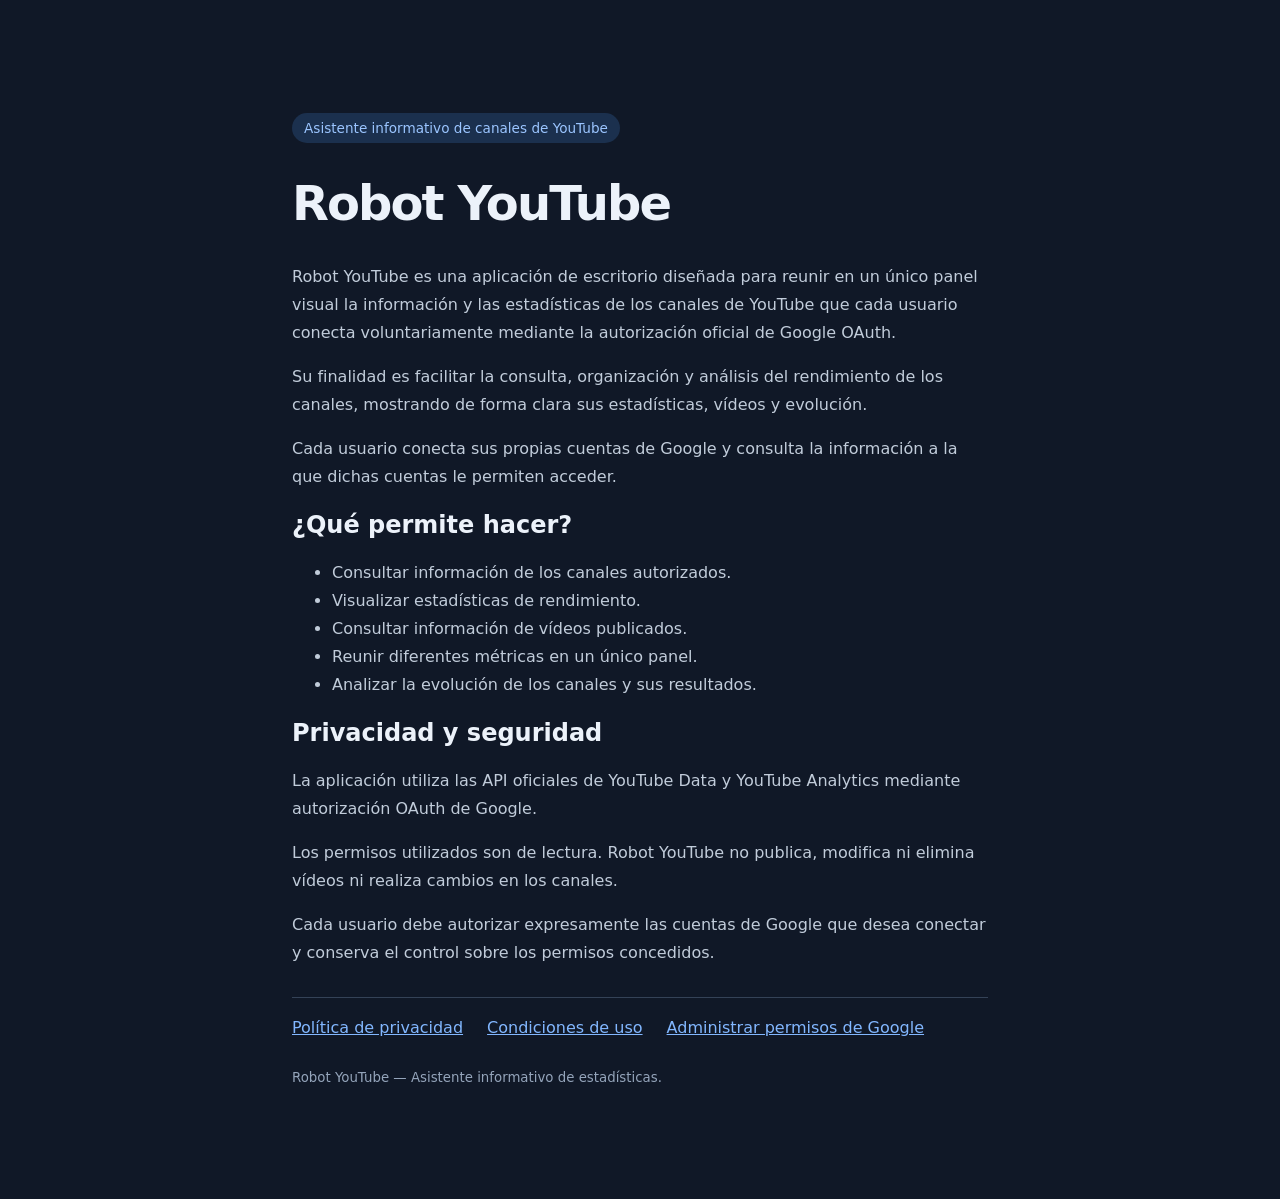
<file: index.html>
<!DOCTYPE html>
<html lang="es">
<head>
  <meta charset="utf-8">
  <meta name="viewport" content="width=device-width,initial-scale=1">
  <title>Robot YouTube — Asistente de estadísticas</title>
  <meta name="description" content="Asistente informativo para consultar y analizar las estadísticas de canales de YouTube autorizados por sus titulares.">
  <meta name="google-site-verification" content="bWwoY2gpAC-HRky9ejJG2U7-_bFkwcdY4-a3js7Ch5o">
  <link rel="stylesheet" href="style.css">
</head>
<body>
<main>
  <span class="tag">Asistente informativo de canales de YouTube</span>

  <h1>Robot YouTube</h1>

  <p>Robot YouTube es una aplicación de escritorio diseñada para reunir en un único panel visual la información y las estadísticas de los canales de YouTube que cada usuario conecta voluntariamente mediante la autorización oficial de Google OAuth.</p>

  <p>Su finalidad es facilitar la consulta, organización y análisis del rendimiento de los canales, mostrando de forma clara sus estadísticas, vídeos y evolución.</p>

  <p>Cada usuario conecta sus propias cuentas de Google y consulta la información a la que dichas cuentas le permiten acceder.</p>

  <h2>¿Qué permite hacer?</h2>

  <ul>
    <li>Consultar información de los canales autorizados.</li>
    <li>Visualizar estadísticas de rendimiento.</li>
    <li>Consultar información de vídeos publicados.</li>
    <li>Reunir diferentes métricas en un único panel.</li>
    <li>Analizar la evolución de los canales y sus resultados.</li>
  </ul>

  <h2>Privacidad y seguridad</h2>

  <p>La aplicación utiliza las API oficiales de YouTube Data y YouTube Analytics mediante autorización OAuth de Google.</p>

  <p>Los permisos utilizados son de lectura. Robot YouTube no publica, modifica ni elimina vídeos ni realiza cambios en los canales.</p>

  <p>Cada usuario debe autorizar expresamente las cuentas de Google que desea conectar y conserva el control sobre los permisos concedidos.</p>

  <nav>
    <a href="privacy.html">Política de privacidad</a>
    <a href="terms.html">Condiciones de uso</a>
    <a href="https://myaccount.google.com/permissions">Administrar permisos de Google</a>
  </nav>

  <small>Robot YouTube — Asistente informativo de estadísticas.</small>
</main>
</body>
</html>
</file>
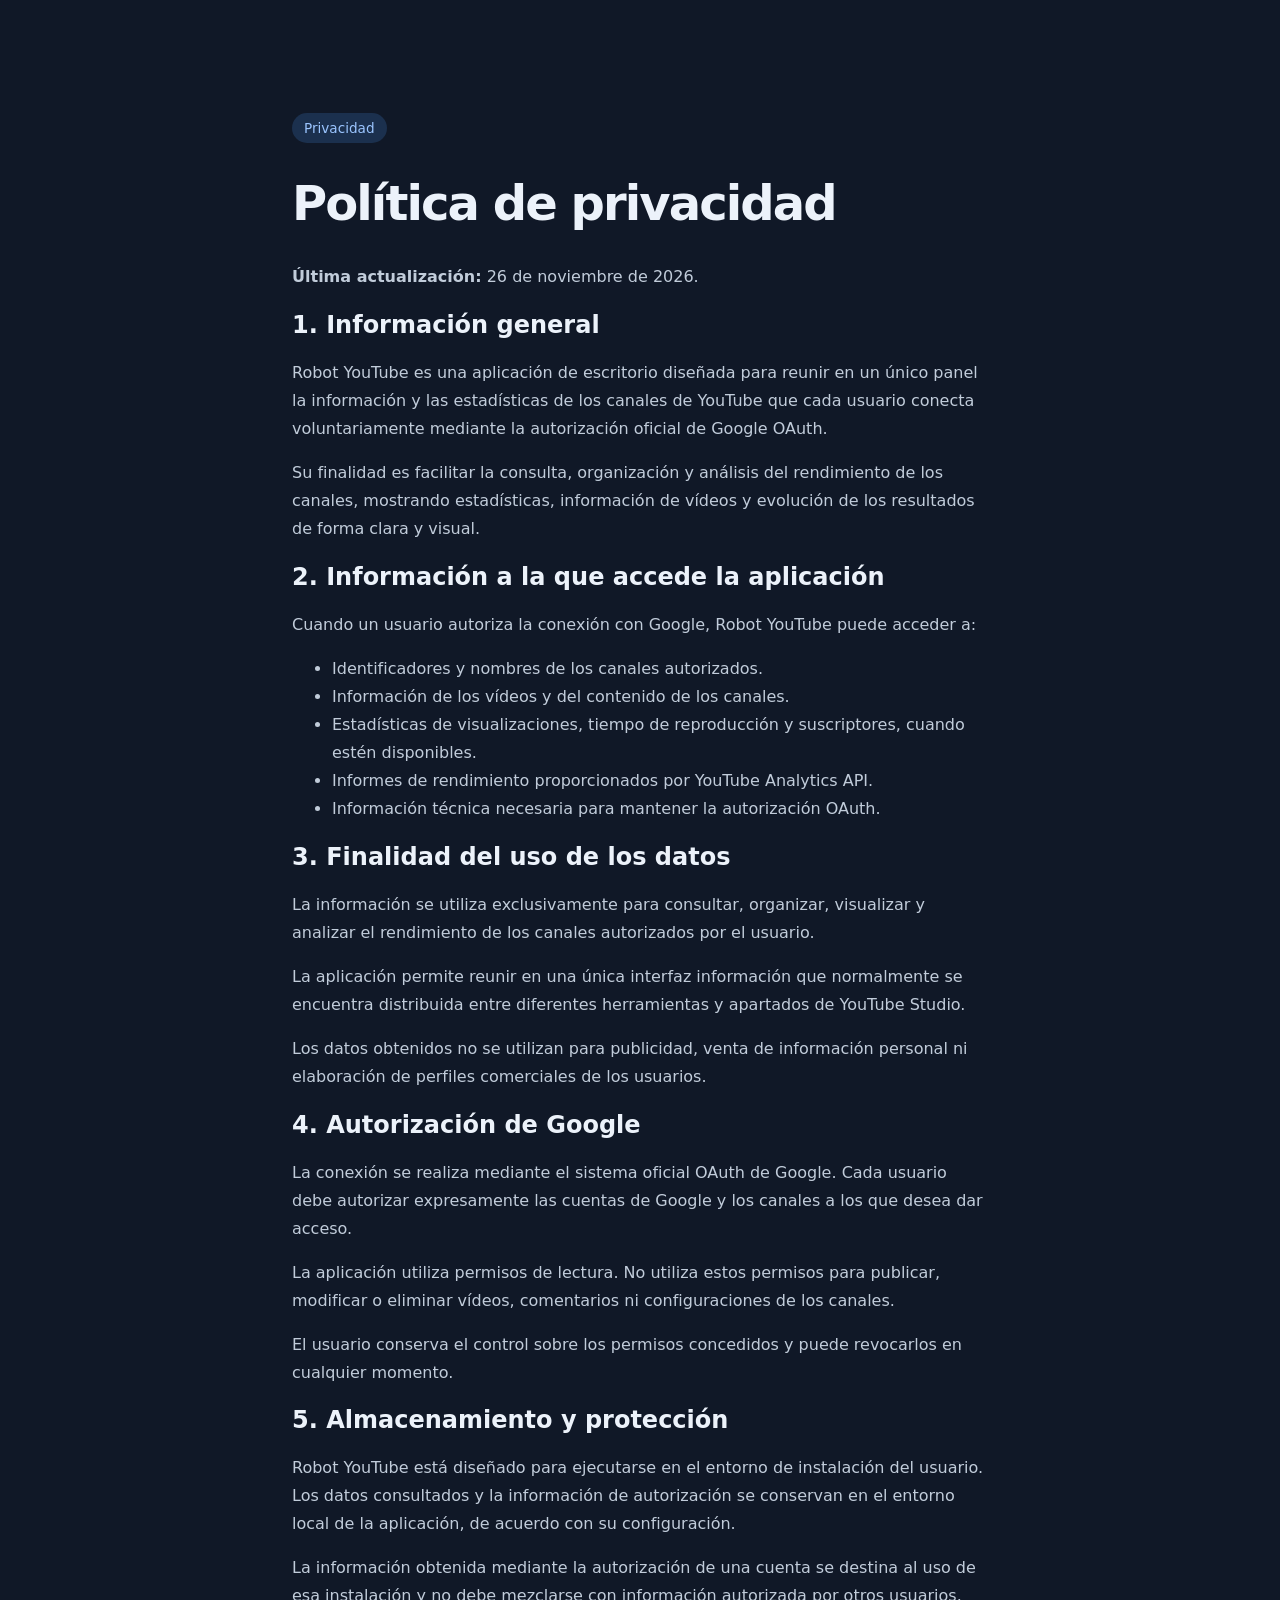
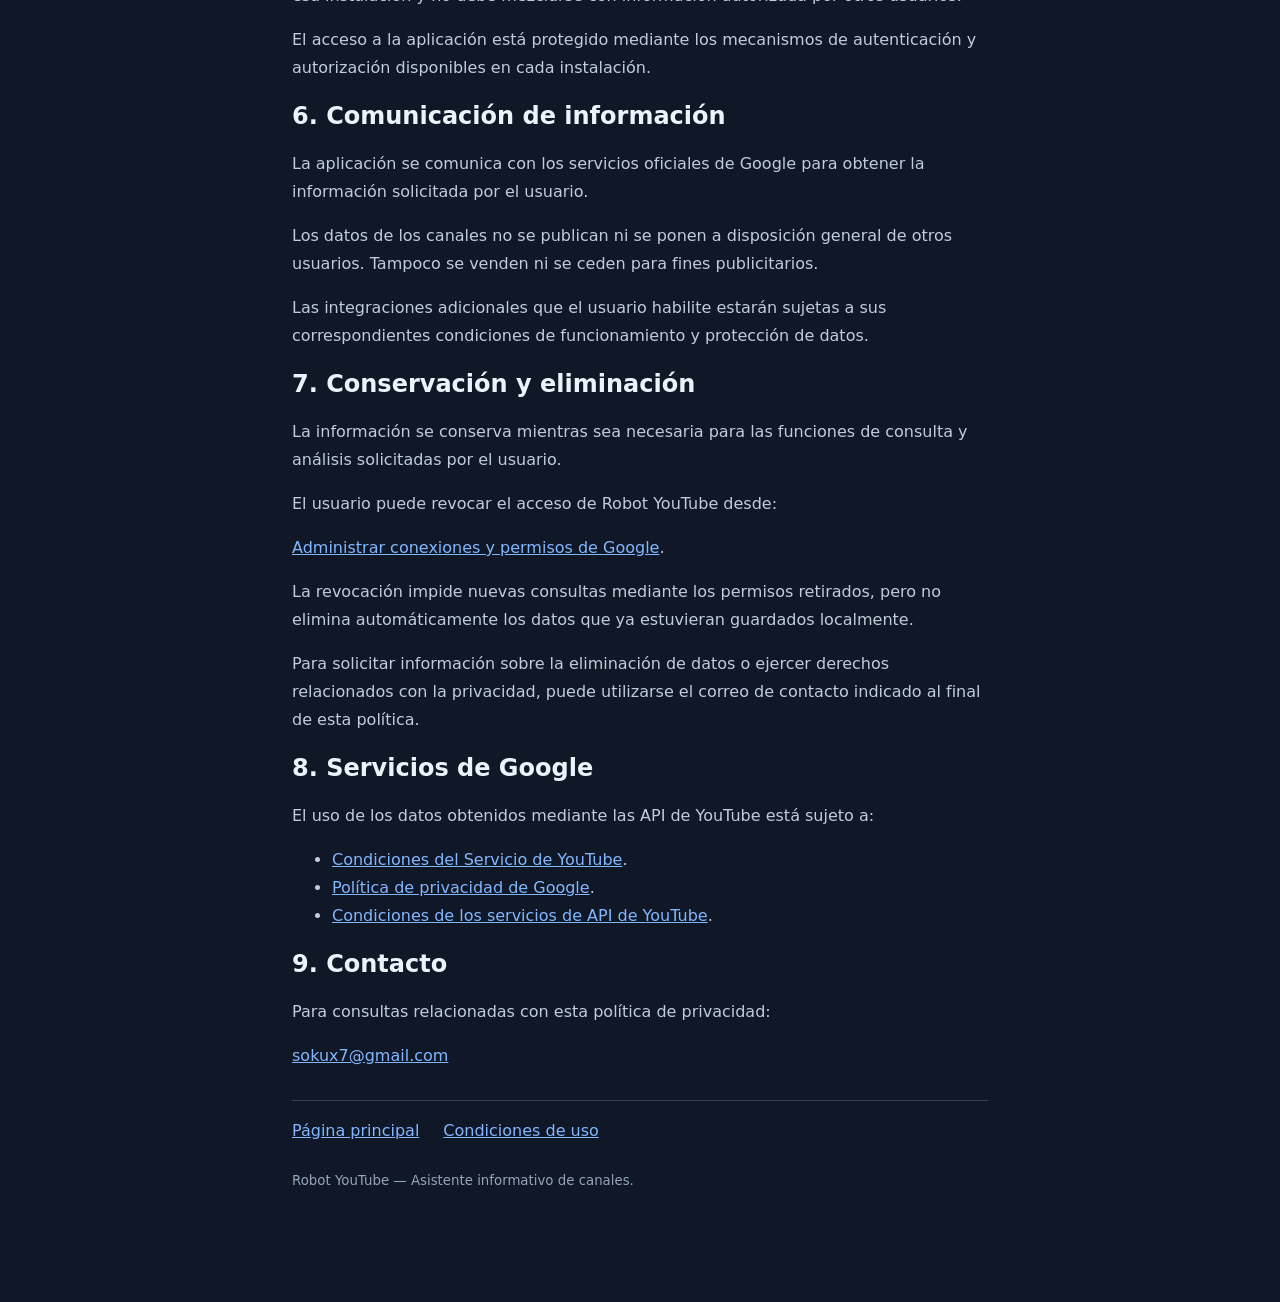
<file: privacy.html>
<!DOCTYPE html>
<html lang="es">
<head>
  <meta charset="utf-8">
  <meta name="viewport" content="width=device-width,initial-scale=1">
  <title>Política de privacidad — Robot YouTube</title>
  <meta name="description" content="Política de privacidad de Robot YouTube.">
  <link rel="stylesheet" href="style.css">
</head>
<body>
<main>
  <span class="tag">Privacidad</span>
  <h1>Política de privacidad</h1>

  <p><strong>Última actualización:</strong> 26 de noviembre de 2026.</p>

  <h2>1. Información general</h2>
  <p>Robot YouTube es una aplicación de escritorio diseñada para reunir en un único panel la información y las estadísticas de los canales de YouTube que cada usuario conecta voluntariamente mediante la autorización oficial de Google OAuth.</p>

  <p>Su finalidad es facilitar la consulta, organización y análisis del rendimiento de los canales, mostrando estadísticas, información de vídeos y evolución de los resultados de forma clara y visual.</p>

  <h2>2. Información a la que accede la aplicación</h2>
  <p>Cuando un usuario autoriza la conexión con Google, Robot YouTube puede acceder a:</p>
  <ul>
    <li>Identificadores y nombres de los canales autorizados.</li>
    <li>Información de los vídeos y del contenido de los canales.</li>
    <li>Estadísticas de visualizaciones, tiempo de reproducción y suscriptores, cuando estén disponibles.</li>
    <li>Informes de rendimiento proporcionados por YouTube Analytics API.</li>
    <li>Información técnica necesaria para mantener la autorización OAuth.</li>
  </ul>

  <h2>3. Finalidad del uso de los datos</h2>
  <p>La información se utiliza exclusivamente para consultar, organizar, visualizar y analizar el rendimiento de los canales autorizados por el usuario.</p>

  <p>La aplicación permite reunir en una única interfaz información que normalmente se encuentra distribuida entre diferentes herramientas y apartados de YouTube Studio.</p>

  <p>Los datos obtenidos no se utilizan para publicidad, venta de información personal ni elaboración de perfiles comerciales de los usuarios.</p>

  <h2>4. Autorización de Google</h2>
  <p>La conexión se realiza mediante el sistema oficial OAuth de Google. Cada usuario debe autorizar expresamente las cuentas de Google y los canales a los que desea dar acceso.</p>

  <p>La aplicación utiliza permisos de lectura. No utiliza estos permisos para publicar, modificar o eliminar vídeos, comentarios ni configuraciones de los canales.</p>

  <p>El usuario conserva el control sobre los permisos concedidos y puede revocarlos en cualquier momento.</p>

  <h2>5. Almacenamiento y protección</h2>
  <p>Robot YouTube está diseñado para ejecutarse en el entorno de instalación del usuario. Los datos consultados y la información de autorización se conservan en el entorno local de la aplicación, de acuerdo con su configuración.</p>

  <p>La información obtenida mediante la autorización de una cuenta se destina al uso de esa instalación y no debe mezclarse con información autorizada por otros usuarios.</p>

  <p>El acceso a la aplicación está protegido mediante los mecanismos de autenticación y autorización disponibles en cada instalación.</p>

  <h2>6. Comunicación de información</h2>
  <p>La aplicación se comunica con los servicios oficiales de Google para obtener la información solicitada por el usuario.</p>

  <p>Los datos de los canales no se publican ni se ponen a disposición general de otros usuarios. Tampoco se venden ni se ceden para fines publicitarios.</p>

  <p>Las integraciones adicionales que el usuario habilite estarán sujetas a sus correspondientes condiciones de funcionamiento y protección de datos.</p>

  <h2>7. Conservación y eliminación</h2>
  <p>La información se conserva mientras sea necesaria para las funciones de consulta y análisis solicitadas por el usuario.</p>

  <p>El usuario puede revocar el acceso de Robot YouTube desde:</p>
  <p><a href="https://myaccount.google.com/permissions">Administrar conexiones y permisos de Google</a>.</p>

  <p>La revocación impide nuevas consultas mediante los permisos retirados, pero no elimina automáticamente los datos que ya estuvieran guardados localmente.</p>

  <p>Para solicitar información sobre la eliminación de datos o ejercer derechos relacionados con la privacidad, puede utilizarse el correo de contacto indicado al final de esta política.</p>

  <h2>8. Servicios de Google</h2>
  <p>El uso de los datos obtenidos mediante las API de YouTube está sujeto a:</p>
  <ul>
    <li><a href="https://www.youtube.com/t/terms">Condiciones del Servicio de YouTube</a>.</li>
    <li><a href="https://policies.google.com/privacy">Política de privacidad de Google</a>.</li>
    <li><a href="https://developers.google.com/youtube/terms/api-services-terms-of-service">Condiciones de los servicios de API de YouTube</a>.</li>
  </ul>

  <h2>9. Contacto</h2>
  <p>Para consultas relacionadas con esta política de privacidad:</p>
  <p><a href="mailto:sokux7@gmail.com">sokux7@gmail.com</a></p>

  <nav>
    <a href="index.html">Página principal</a>
    <a href="terms.html">Condiciones de uso</a>
  </nav>

  <small>Robot YouTube — Asistente informativo de canales.</small>
</main>
</body>
</html>
</file>
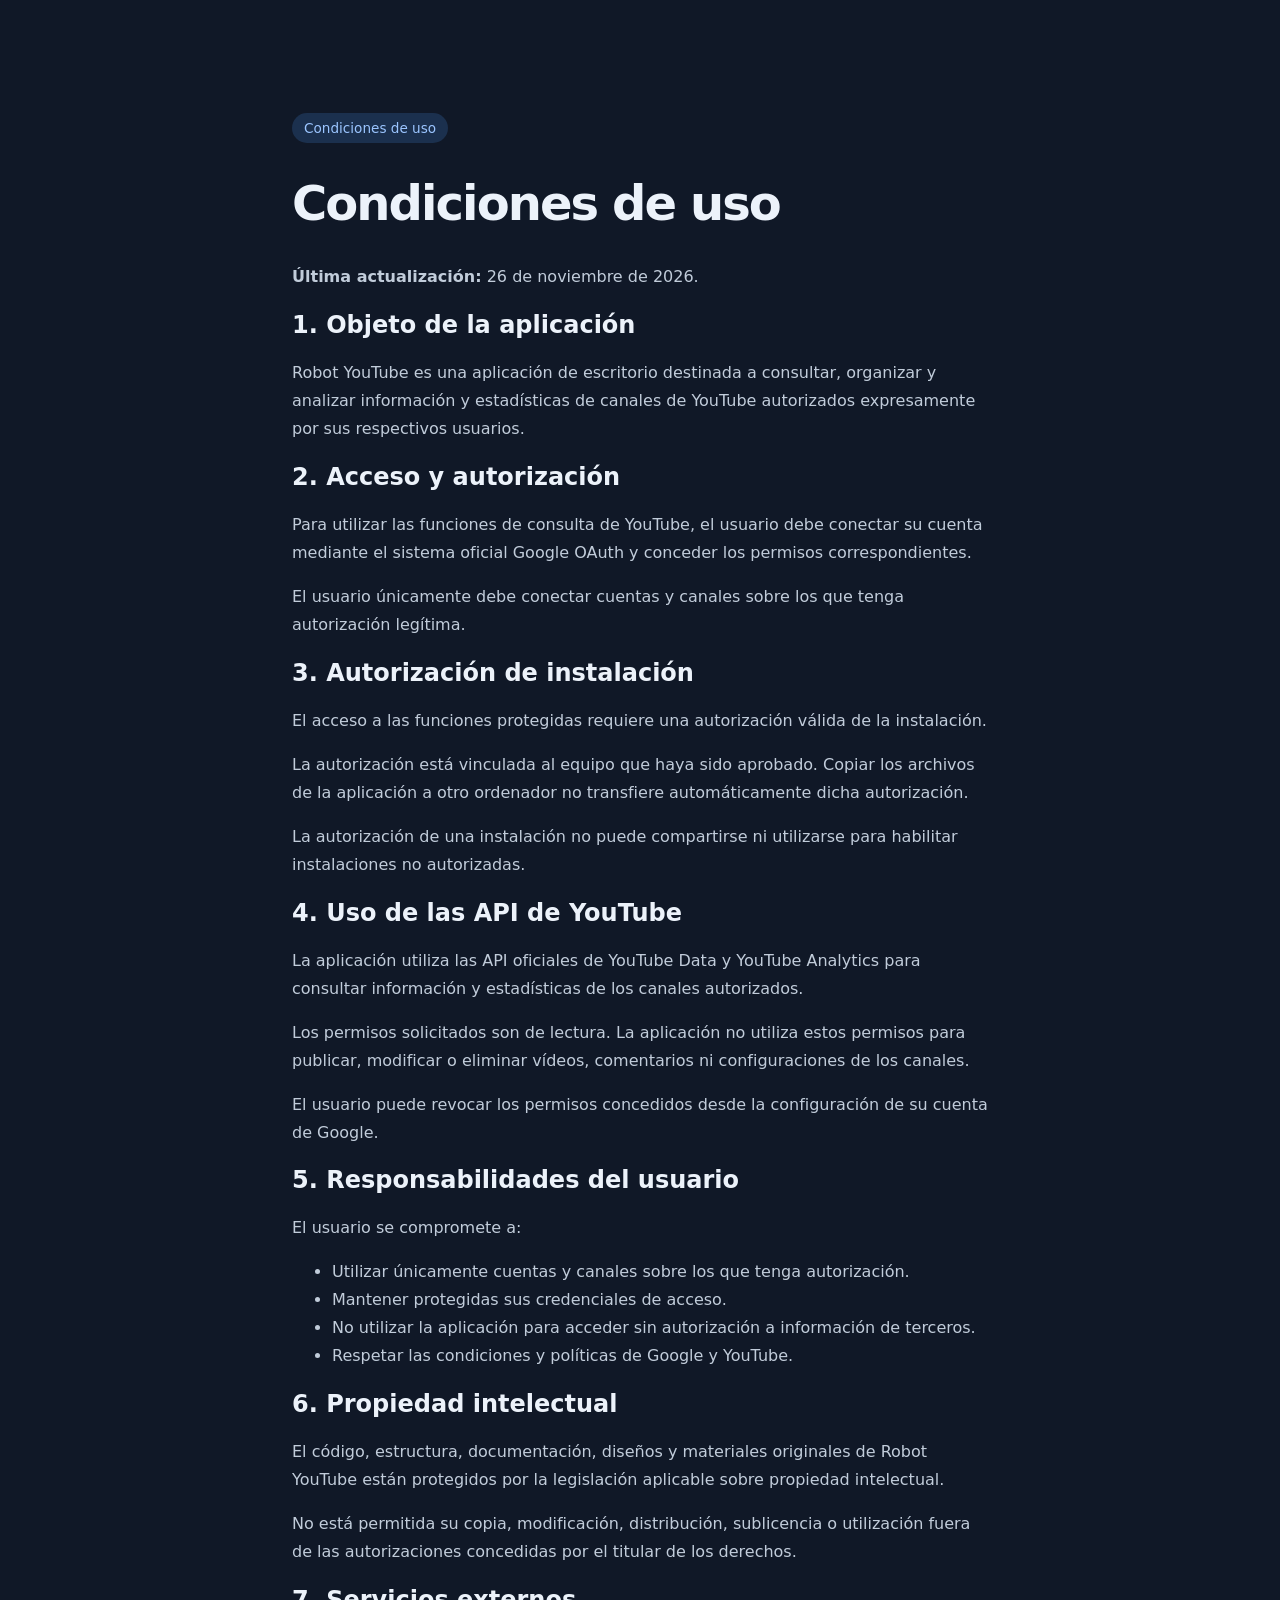
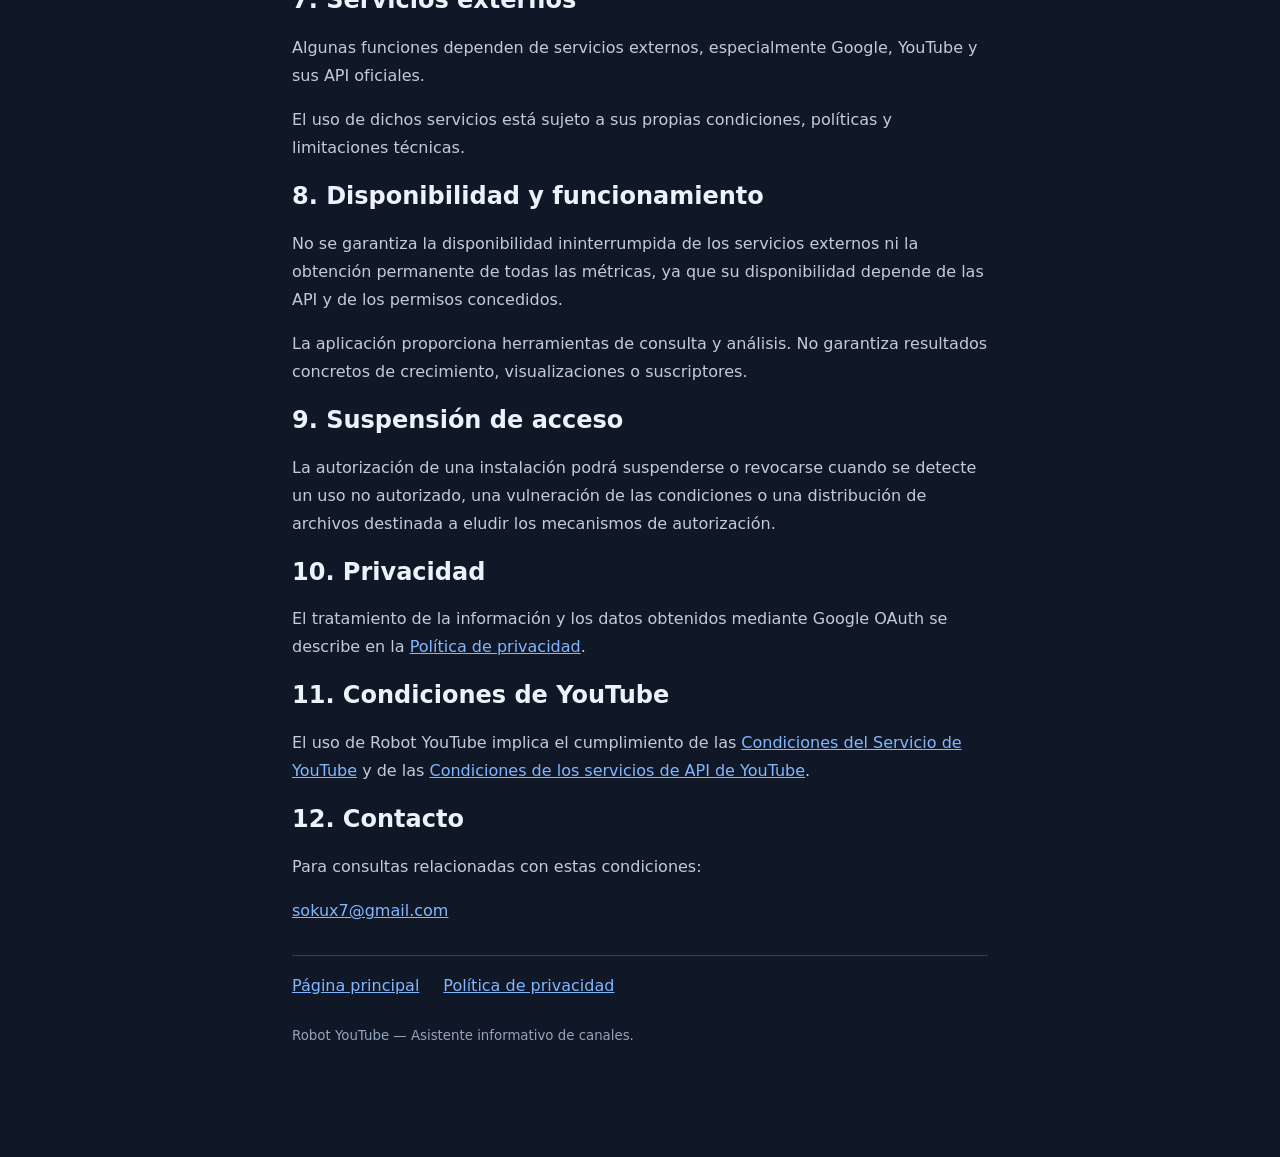
<file: terms.html>
<!DOCTYPE html>
<html lang="es">
<head>
  <meta charset="utf-8">
  <meta name="viewport" content="width=device-width,initial-scale=1">
  <title>Condiciones de uso — Robot YouTube</title>
  <meta name="description" content="Condiciones de uso de Robot YouTube.">
  <link rel="stylesheet" href="style.css">
</head>
<body>
<main>
  <span class="tag">Condiciones de uso</span>

  <h1>Condiciones de uso</h1>

  <p><strong>Última actualización:</strong> 26 de noviembre de 2026.</p>

  <h2>1. Objeto de la aplicación</h2>
  <p>Robot YouTube es una aplicación de escritorio destinada a consultar, organizar y analizar información y estadísticas de canales de YouTube autorizados expresamente por sus respectivos usuarios.</p>

  <h2>2. Acceso y autorización</h2>
  <p>Para utilizar las funciones de consulta de YouTube, el usuario debe conectar su cuenta mediante el sistema oficial Google OAuth y conceder los permisos correspondientes.</p>

  <p>El usuario únicamente debe conectar cuentas y canales sobre los que tenga autorización legítima.</p>

  <h2>3. Autorización de instalación</h2>
  <p>El acceso a las funciones protegidas requiere una autorización válida de la instalación.</p>

  <p>La autorización está vinculada al equipo que haya sido aprobado. Copiar los archivos de la aplicación a otro ordenador no transfiere automáticamente dicha autorización.</p>

  <p>La autorización de una instalación no puede compartirse ni utilizarse para habilitar instalaciones no autorizadas.</p>

  <h2>4. Uso de las API de YouTube</h2>
  <p>La aplicación utiliza las API oficiales de YouTube Data y YouTube Analytics para consultar información y estadísticas de los canales autorizados.</p>

  <p>Los permisos solicitados son de lectura. La aplicación no utiliza estos permisos para publicar, modificar o eliminar vídeos, comentarios ni configuraciones de los canales.</p>

  <p>El usuario puede revocar los permisos concedidos desde la configuración de su cuenta de Google.</p>

  <h2>5. Responsabilidades del usuario</h2>
  <p>El usuario se compromete a:</p>

  <ul>
    <li>Utilizar únicamente cuentas y canales sobre los que tenga autorización.</li>
    <li>Mantener protegidas sus credenciales de acceso.</li>
    <li>No utilizar la aplicación para acceder sin autorización a información de terceros.</li>
    <li>Respetar las condiciones y políticas de Google y YouTube.</li>
  </ul>

  <h2>6. Propiedad intelectual</h2>
  <p>El código, estructura, documentación, diseños y materiales originales de Robot YouTube están protegidos por la legislación aplicable sobre propiedad intelectual.</p>

  <p>No está permitida su copia, modificación, distribución, sublicencia o utilización fuera de las autorizaciones concedidas por el titular de los derechos.</p>

  <h2>7. Servicios externos</h2>
  <p>Algunas funciones dependen de servicios externos, especialmente Google, YouTube y sus API oficiales.</p>

  <p>El uso de dichos servicios está sujeto a sus propias condiciones, políticas y limitaciones técnicas.</p>

  <h2>8. Disponibilidad y funcionamiento</h2>
  <p>No se garantiza la disponibilidad ininterrumpida de los servicios externos ni la obtención permanente de todas las métricas, ya que su disponibilidad depende de las API y de los permisos concedidos.</p>

  <p>La aplicación proporciona herramientas de consulta y análisis. No garantiza resultados concretos de crecimiento, visualizaciones o suscriptores.</p>

  <h2>9. Suspensión de acceso</h2>
  <p>La autorización de una instalación podrá suspenderse o revocarse cuando se detecte un uso no autorizado, una vulneración de las condiciones o una distribución de archivos destinada a eludir los mecanismos de autorización.</p>

  <h2>10. Privacidad</h2>
  <p>El tratamiento de la información y los datos obtenidos mediante Google OAuth se describe en la <a href="privacy.html">Política de privacidad</a>.</p>

  <h2>11. Condiciones de YouTube</h2>
  <p>El uso de Robot YouTube implica el cumplimiento de las <a href="https://www.youtube.com/t/terms">Condiciones del Servicio de YouTube</a> y de las <a href="https://developers.google.com/youtube/terms/api-services-terms-of-service">Condiciones de los servicios de API de YouTube</a>.</p>

  <h2>12. Contacto</h2>
  <p>Para consultas relacionadas con estas condiciones:</p>
  <p><a href="mailto:sokux7@gmail.com">sokux7@gmail.com</a></p>

  <nav>
    <a href="index.html">Página principal</a>
    <a href="privacy.html">Política de privacidad</a>
  </nav>

  <small>Robot YouTube — Asistente informativo de canales.</small>
</main>
</body>
</html>
</file>
<file: style.css>
:root{color-scheme:dark;font-family:system-ui,-apple-system,Segoe UI,Roboto,sans-serif;background:#101827;color:#ecf2fa}*{box-sizing:border-box}body{margin:0}main{max-width:760px;margin:9vh auto;padding:32px}h1{font-size:clamp(2rem,5vw,3rem);letter-spacing:-.04em}p,li{line-height:1.75;color:#c1ccda}a{color:#82b7ff}nav{display:flex;gap:24px;flex-wrap:wrap;margin:30px 0;padding-top:20px;border-top:1px solid #344257}small{color:#94a4ba}.tag{display:inline-block;color:#9bc5ff;background:#1b304e;padding:7px 12px;border-radius:20px;font-size:.85rem}
</file>
